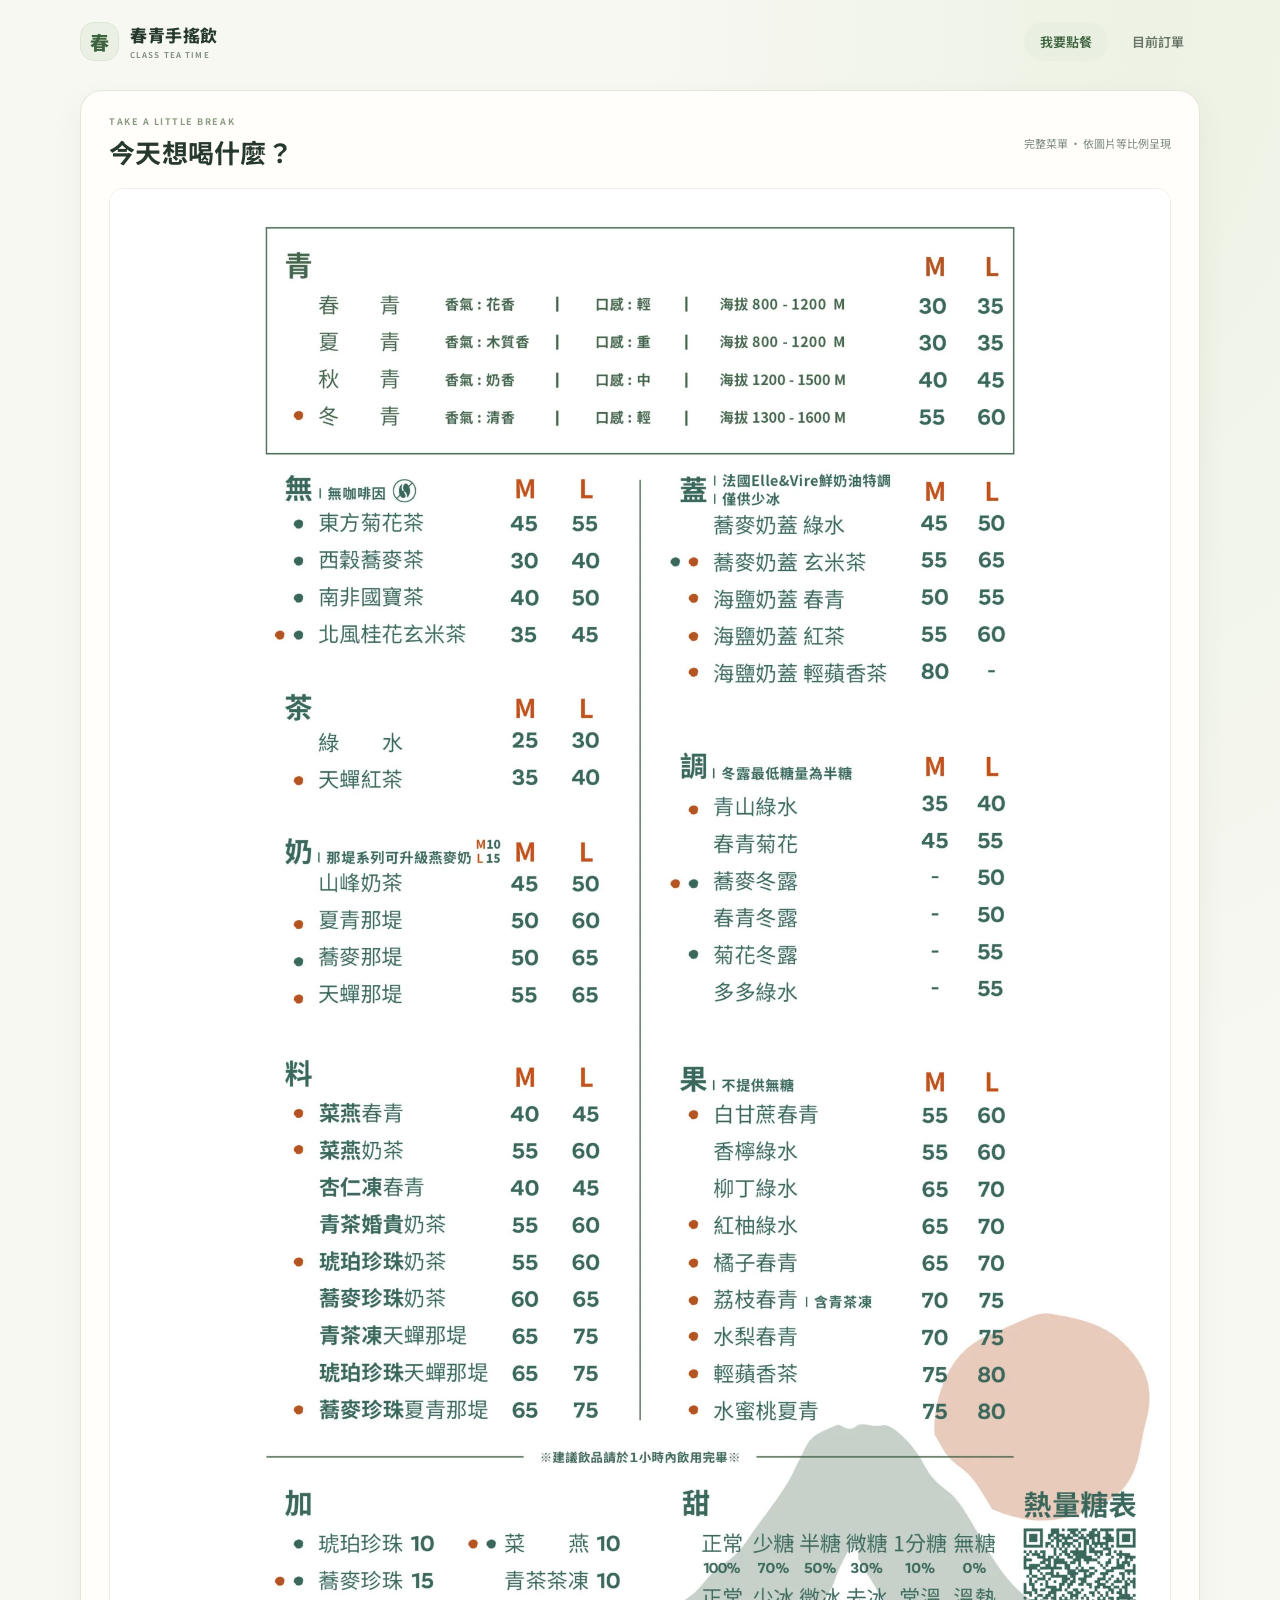
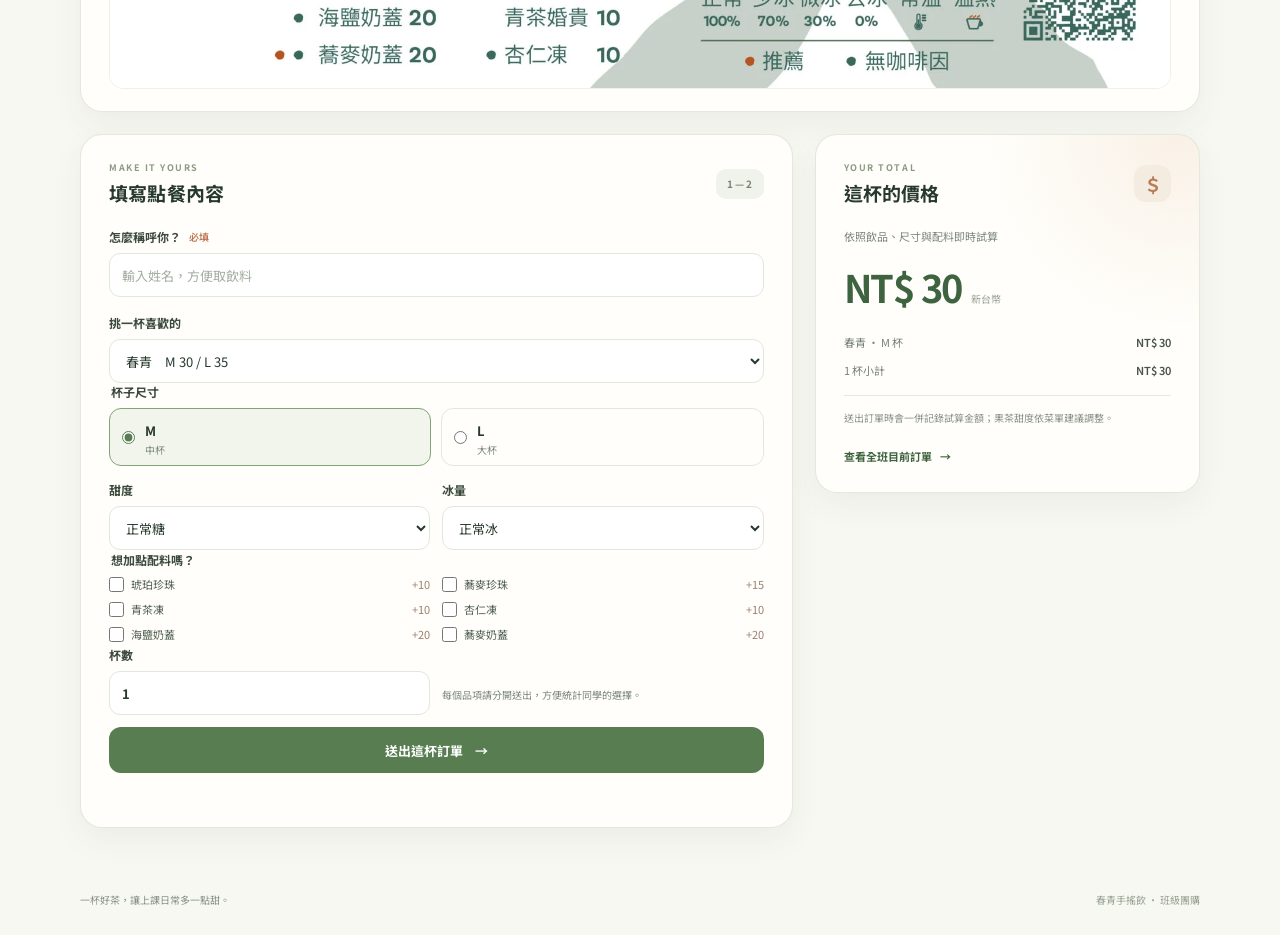
<file: index.html>
<!doctype html>
<html lang="zh-Hant">
  <head>
    <meta charset="utf-8">
    <meta name="viewport" content="width=device-width, initial-scale=1">
    <meta name="theme-color" content="#f4f7ed">
    <title>春青手搖飲｜班級一起點</title>
    <link rel="stylesheet" href="styles.css">
    <script src="config.js?v=20261019-1"></script>
    <script src="menu.js" defer></script>
    <script src="api.js" defer></script>
    <script src="order.js" defer></script>
  </head>
  <body>
    <header class="site-header">
      <a class="brand" href="index.html" aria-label="春青手搖飲首頁">
        <span class="brand-mark" aria-hidden="true">春</span>
        <span>春青手搖飲<small>CLASS TEA TIME</small></span>
      </a>
      <nav aria-label="主要導覽">
        <a class="nav-link nav-link-active" href="index.html" aria-current="page">我要點餐</a>
        <a class="nav-link" href="orders.html">目前訂單</a>
      </nav>
    </header>

    <main class="page-shell">
      <section class="menu-panel panel" aria-labelledby="menu-heading">
        <div class="section-heading">
          <div>
            <p class="eyebrow">TAKE A LITTLE BREAK</p>
            <h1 id="menu-heading">今天想喝什麼？</h1>
          </div>
          <span class="heading-note">完整菜單 · 依圖片等比例呈現</span>
        </div>
        <img class="menu-image" src="menu.jpg" alt="手搖飲完整菜單，包含飲品、尺寸價格與加料選項">
      </section>

      <div class="order-layout">
        <section class="form-panel panel" aria-labelledby="order-heading">
          <div class="section-heading compact-heading">
            <div>
              <p class="eyebrow">MAKE IT YOURS</p>
              <h2 id="order-heading">填寫點餐內容</h2>
            </div>
            <span class="step-badge">1 — 2</span>
          </div>

          <form id="order-form">
            <label class="field-label" for="customer-name">怎麼稱呼你？<span class="required-mark">必填</span></label>
            <input id="customer-name" name="name" type="text" maxlength="40" placeholder="輸入姓名，方便取飲料" autocomplete="name" required>

            <label class="field-label" for="drink-choice">挑一杯喜歡的</label>
            <select id="drink-choice" name="drinkId" required></select>

            <fieldset class="choice-fieldset">
              <legend class="field-label">杯子尺寸</legend>
              <div class="choice-row" id="size-choices">
                <label class="choice-card">
                  <input type="radio" name="size" value="M" checked>
                  <span><strong>M</strong><small>中杯</small></span>
                </label>
                <label class="choice-card">
                  <input type="radio" name="size" value="L">
                  <span><strong>L</strong><small>大杯</small></span>
                </label>
              </div>
            </fieldset>

            <div class="field-grid">
              <div>
                <label class="field-label" for="sugar-choice">甜度</label>
                <select id="sugar-choice" name="sugar">
                  <option>正常糖</option>
                  <option>少糖</option>
                  <option>半糖</option>
                  <option>微糖</option>
                  <option>一分糖</option>
                  <option>無糖</option>
                </select>
              </div>
              <div>
                <label class="field-label" for="ice-choice">冰量</label>
                <select id="ice-choice" name="ice">
                  <option>正常冰</option>
                  <option>少冰</option>
                  <option>微冰</option>
                  <option>去冰</option>
                  <option>溫飲</option>
                  <option>熱飲</option>
                </select>
              </div>
            </div>

            <fieldset class="choice-fieldset toppings-fieldset">
              <legend class="field-label">想加點配料嗎？</legend>
              <div id="topping-choices" class="topping-list"></div>
            </fieldset>

            <div class="field-grid quantity-row">
              <label class="field-label" for="quantity">杯數
                <input id="quantity" name="quantity" type="number" min="1" max="20" step="1" value="1" required>
              </label>
              <p class="order-hint">每個品項請分開送出，方便統計同學的選擇。</p>
            </div>

            <button class="submit-button" type="submit">送出這杯訂單 <span aria-hidden="true">→</span></button>
            <p id="form-message" class="form-message" role="status" aria-live="polite"></p>
          </form>
        </section>

        <aside class="price-panel panel" aria-labelledby="price-heading">
          <div class="section-heading compact-heading">
            <div>
              <p class="eyebrow">YOUR TOTAL</p>
              <h2 id="price-heading">這杯的價格</h2>
            </div>
            <span class="price-icon" aria-hidden="true">＄</span>
          </div>
          <p class="price-caption">依照飲品、尺寸與配料即時試算</p>
          <p class="total-price" aria-live="polite"><span id="total-price">NT$ 35</span><small>新台幣</small></p>
          <dl id="price-breakdown" class="price-breakdown"></dl>
          <div class="price-divider"></div>
          <p class="price-footnote">送出訂單時會一併記錄試算金額；果茶甜度依菜單建議調整。</p>
          <a class="text-link" href="orders.html">查看全班目前訂單 <span aria-hidden="true">→</span></a>
        </aside>
      </div>
    </main>

    <footer class="site-footer">一杯好茶，讓上課日常多一點甜。<span>春青手搖飲 · 班級團購</span></footer>
  </body>
</html>
</file>
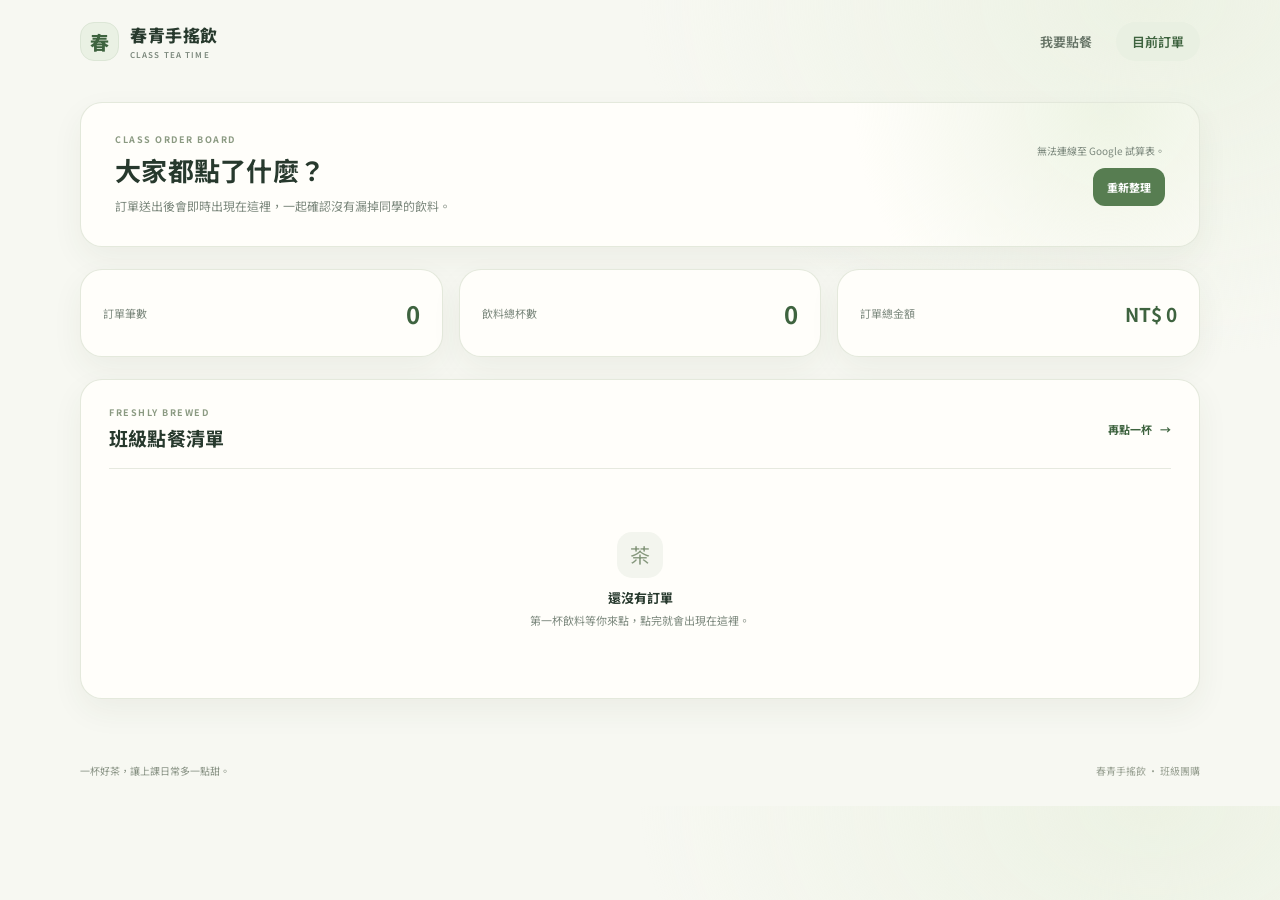
<file: orders.html>
<!doctype html>
<html lang="zh-Hant">
  <head>
    <meta charset="utf-8">
    <meta name="viewport" content="width=device-width, initial-scale=1">
    <meta name="theme-color" content="#f4f7ed">
    <title>目前訂單｜春青手搖飲</title>
    <link rel="stylesheet" href="styles.css">
    <script src="config.js?v=20261019-1"></script>
    <script src="api.js" defer></script>
    <script src="orders.js" defer></script>
  </head>
  <body>
    <header class="site-header">
      <a class="brand" href="index.html" aria-label="春青手搖飲首頁">
        <span class="brand-mark" aria-hidden="true">春</span>
        <span>春青手搖飲<small>CLASS TEA TIME</small></span>
      </a>
      <nav aria-label="主要導覽">
        <a class="nav-link" href="index.html">我要點餐</a>
        <a class="nav-link nav-link-active" href="orders.html" aria-current="page">目前訂單</a>
      </nav>
    </header>

    <main class="page-shell status-page">
      <section class="status-hero panel">
        <div>
          <p class="eyebrow">CLASS ORDER BOARD</p>
          <h1>大家都點了什麼？</h1>
          <p>訂單送出後會即時出現在這裡，一起確認沒有漏掉同學的飲料。</p>
        </div>
        <div class="status-actions">
          <span id="sync-status" class="sync-status" role="status">正在載入訂單…</span>
          <button id="refresh-orders" class="refresh-button" type="button">重新整理</button>
        </div>
      </section>

      <section class="summary-grid" aria-label="訂單統計">
        <article class="summary-card panel"><span>訂單筆數</span><strong id="order-count">0</strong></article>
        <article class="summary-card panel"><span>飲料總杯數</span><strong id="cup-count">0</strong></article>
        <article class="summary-card summary-card-total panel"><span>訂單總金額</span><strong id="order-total">NT$ 0</strong></article>
      </section>

      <section class="orders-panel panel" aria-labelledby="orders-heading">
        <div class="section-heading">
          <div>
            <p class="eyebrow">FRESHLY BREWED</p>
            <h2 id="orders-heading">班級點餐清單</h2>
          </div>
          <a class="text-link" href="index.html">再點一杯 <span aria-hidden="true">→</span></a>
        </div>
        <div id="orders-list" class="orders-list" aria-live="polite"></div>
      </section>
    </main>

    <footer class="site-footer">一杯好茶，讓上課日常多一點甜。<span>春青手搖飲 · 班級團購</span></footer>
  </body>
</html>
</file>
<file: styles.css>
@import url("https://fonts.googleapis.com/css2?family=Noto+Sans+TC:wght@400;500;600;700;800&display=swap");

:root {
  color-scheme: light;
  --ink: #27392d;
  --muted: #7c887d;
  --green: #577d51;
  --green-dark: #3e633f;
  --green-soft: #edf3e8;
  --cream: #f7f8f2;
  --paper: #fffefa;
  --line: #e6e9df;
  --peach: #e8a77f;
  --shadow: 0 12px 32px rgb(48 66 42 / 6%);
  font-family: "Noto Sans TC", "Microsoft JhengHei", sans-serif;
  font-synthesis: none;
  text-rendering: optimizeLegibility;
}

* {
  box-sizing: border-box;
}

body {
  min-width: 320px;
  margin: 0;
  background:
    radial-gradient(ellipse at 90% 0%, rgb(233 240 223 / 75%), transparent 32rem),
    var(--cream);
  color: var(--ink);
}

button,
input,
select {
  font: inherit;
}

a {
  color: inherit;
}

.site-header {
  display: flex;
  align-items: center;
  justify-content: space-between;
  width: min(1120px, calc(100% - 40px));
  min-height: 82px;
  margin: 0 auto;
}

.brand {
  display: inline-flex;
  align-items: center;
  gap: 11px;
  color: var(--ink);
  font-size: 17px;
  font-weight: 800;
  letter-spacing: 0.03em;
  text-decoration: none;
}

.brand-mark {
  display: grid;
  width: 39px;
  height: 39px;
  place-items: center;
  border: 1px solid #dce6d6;
  border-radius: 14px;
  background: #eaf1e4;
  color: var(--green-dark);
  font-size: 19px;
}

.brand small {
  display: block;
  margin-top: 2px;
  color: var(--muted);
  font-size: 8px;
  font-weight: 600;
  letter-spacing: 0.14em;
}

.site-header nav {
  display: flex;
  align-items: center;
  gap: 8px;
}

.nav-link {
  padding: 10px 16px;
  border-radius: 99px;
  color: #677467;
  font-size: 13px;
  font-weight: 600;
  text-decoration: none;
  transition: background 160ms ease, color 160ms ease;
}

.nav-link:hover,
.nav-link-active {
  background: #e9f0e2;
  color: var(--green-dark);
}

.page-shell {
  display: grid;
  gap: 22px;
  width: min(1120px, calc(100% - 40px));
  margin: 8px auto 64px;
}

.panel {
  border: 1px solid rgb(224 229 216 / 85%);
  border-radius: 22px;
  background: var(--paper);
  box-shadow: var(--shadow);
}

.menu-panel {
  padding: 24px 28px 22px;
}

.section-heading {
  display: flex;
  align-items: center;
  justify-content: space-between;
  gap: 18px;
  margin-bottom: 18px;
}

.eyebrow {
  margin: 0 0 5px;
  color: #8b9a82;
  font-size: 9px;
  font-weight: 700;
  letter-spacing: 0.17em;
}

h1,
h2,
p {
  margin-top: 0;
}

h1,
h2 {
  margin-bottom: 0;
  color: var(--ink);
  font-weight: 700;
  letter-spacing: 0.01em;
}

h1 {
  font-size: clamp(20px, 3vw, 26px);
}

h2 {
  font-size: 19px;
}

.heading-note,
.step-badge {
  color: var(--muted);
  font-size: 11px;
}

.menu-image {
  display: block;
  width: 100%;
  height: auto;
  border: 1px solid #f0f0e8;
  border-radius: 14px;
  background: #fff;
}

.order-layout {
  display: grid;
  grid-template-columns: minmax(0, 1.48fr) minmax(270px, 0.8fr);
  align-items: start;
  gap: 22px;
}

.form-panel,
.price-panel,
.orders-panel {
  padding: 26px 28px;
}

.compact-heading {
  margin-bottom: 22px;
}

.step-badge {
  display: grid;
  width: 48px;
  height: 30px;
  place-items: center;
  border-radius: 10px;
  background: #f0f3eb;
  color: #778570;
  font-size: 10px;
  font-weight: 700;
}

.field-label {
  display: flex;
  align-items: center;
  gap: 8px;
  margin: 17px 0 8px;
  color: #3c4a3e;
  font-size: 12px;
  font-weight: 700;
}

.required-mark {
  color: #bd7754;
  font-size: 10px;
  font-weight: 600;
}

input[type="text"],
input[type="number"],
select {
  width: 100%;
  min-height: 44px;
  padding: 10px 12px;
  border: 1px solid #e2e7dd;
  border-radius: 11px;
  outline: 0;
  background: #fff;
  color: var(--ink);
  font-size: 13px;
  transition: border-color 150ms ease, box-shadow 150ms ease;
}

input::placeholder {
  color: #a5ada2;
}

input[type="text"]:focus,
input[type="number"]:focus,
select:focus {
  border-color: #92ad86;
  box-shadow: 0 0 0 3px rgb(122 155 107 / 14%);
}

.choice-fieldset {
  min-width: 0;
  margin: 0;
  padding: 0;
  border: 0;
}

.choice-row {
  display: grid;
  grid-template-columns: repeat(2, minmax(0, 1fr));
  gap: 10px;
}

.choice-card {
  position: relative;
  display: flex;
  align-items: center;
  min-height: 54px;
  padding: 8px 12px;
  border: 1px solid #e3e8de;
  border-radius: 12px;
  cursor: pointer;
  transition: border-color 150ms ease, background 150ms ease;
}

.choice-card:has(input:checked) {
  border-color: #83a379;
  background: #f1f5ec;
}

.choice-card input {
  margin: 0 10px 0 0;
  accent-color: var(--green);
}

.choice-card span,
.choice-card small {
  display: block;
}

.choice-card strong {
  font-size: 13px;
}

.choice-card small {
  margin-top: 1px;
  color: var(--muted);
  font-size: 10px;
}

.field-grid {
  display: grid;
  grid-template-columns: repeat(2, minmax(0, 1fr));
  gap: 12px;
}

.field-grid > div .field-label {
  margin-top: 15px;
}

.toppings-fieldset {
  margin-top: 1px;
}

.topping-list {
  display: grid;
  grid-template-columns: repeat(2, minmax(0, 1fr));
  gap: 9px 12px;
}

.topping-option {
  display: flex;
  align-items: center;
  gap: 7px;
  min-width: 0;
  color: #536154;
  font-size: 11px;
  cursor: pointer;
}

.topping-option input {
  flex: 0 0 auto;
  width: 15px;
  height: 15px;
  margin: 0;
  accent-color: var(--green);
}

.topping-price {
  margin-left: auto;
  color: #9a806f;
  white-space: nowrap;
}

.quantity-row {
  align-items: end;
  margin-top: 4px;
}

.quantity-row .field-label {
  display: block;
  margin: 0;
}

.quantity-row input {
  display: block;
  margin-top: 8px;
}

.order-hint {
  margin: 0 0 12px;
  color: var(--muted);
  font-size: 10px;
  line-height: 1.7;
}

.submit-button,
.refresh-button {
  display: inline-flex;
  align-items: center;
  justify-content: center;
  gap: 12px;
  min-height: 46px;
  border: 0;
  border-radius: 12px;
  background: var(--green);
  color: #fff;
  font-size: 13px;
  font-weight: 700;
  cursor: pointer;
  transition: background 150ms ease, transform 150ms ease;
}

.submit-button {
  width: 100%;
  margin-top: 12px;
}

.submit-button:hover,
.refresh-button:hover {
  background: var(--green-dark);
}

.submit-button:active,
.refresh-button:active {
  transform: translateY(1px);
}

.submit-button:disabled {
  opacity: 0.65;
  cursor: wait;
}

.form-message {
  min-height: 18px;
  margin: 10px 2px 0;
  color: #537b4d;
  font-size: 11px;
  line-height: 1.6;
}

.form-message.is-error {
  color: #a74f42;
}

.price-panel {
  position: sticky;
  top: 18px;
  background:
    radial-gradient(circle at 95% 0%, rgb(241 224 204 / 43%), transparent 12rem),
    var(--paper);
}

.price-icon {
  display: grid;
  width: 37px;
  height: 37px;
  place-items: center;
  border-radius: 12px;
  background: #f5ece1;
  color: #b67d57;
  font-size: 18px;
  font-weight: 700;
}

.price-caption {
  margin: 0;
  color: var(--muted);
  font-size: 11px;
}

.total-price {
  display: flex;
  align-items: baseline;
  gap: 9px;
  margin: 15px 0 20px;
}

.total-price span {
  color: var(--green-dark);
  font-size: clamp(30px, 4vw, 38px);
  font-weight: 700;
  letter-spacing: -0.04em;
}

.total-price small {
  color: #9aa298;
  font-size: 10px;
}

.price-breakdown {
  display: grid;
  gap: 12px;
  margin: 0;
}

.price-breakdown div {
  display: flex;
  justify-content: space-between;
  gap: 16px;
  color: #768176;
  font-size: 11px;
}

.price-breakdown dt,
.price-breakdown dd {
  margin: 0;
}

.price-breakdown dd {
  color: #475448;
  font-weight: 600;
  text-align: right;
}

.price-divider {
  height: 1px;
  margin: 17px 0 13px;
  background: var(--line);
}

.price-footnote {
  margin: 0;
  color: #899288;
  font-size: 10px;
  line-height: 1.8;
}

.text-link {
  display: inline-flex;
  align-items: center;
  gap: 8px;
  margin-top: 21px;
  color: var(--green-dark);
  font-size: 11px;
  font-weight: 700;
  text-decoration: none;
}

.text-link:hover {
  color: #8c6e46;
}

.site-footer {
  display: flex;
  justify-content: space-between;
  width: min(1120px, calc(100% - 40px));
  margin: 0 auto;
  padding: 0 0 28px;
  color: #879183;
  font-size: 10px;
}

.site-footer span {
  color: #9aa294;
}

.status-page {
  margin-top: 20px;
}

.status-hero {
  display: flex;
  align-items: center;
  justify-content: space-between;
  gap: 24px;
  padding: 30px 34px;
  background:
    radial-gradient(circle at 92% 0%, rgb(232 240 221 / 75%), transparent 16rem),
    var(--paper);
}

.status-hero h1 {
  margin-bottom: 8px;
}

.status-hero > div:first-child > p:last-child {
  margin-bottom: 0;
  color: var(--muted);
  font-size: 12px;
  line-height: 1.7;
}

.status-actions {
  display: flex;
  flex-direction: column;
  align-items: flex-end;
  gap: 10px;
}

.sync-status {
  color: #7c887d;
  font-size: 10px;
}

.refresh-button {
  min-height: 38px;
  padding: 0 14px;
  font-size: 11px;
}

.summary-grid {
  display: grid;
  grid-template-columns: repeat(3, minmax(0, 1fr));
  gap: 16px;
}

.summary-card {
  display: flex;
  align-items: center;
  justify-content: space-between;
  gap: 14px;
  min-height: 88px;
  padding: 18px 22px;
}

.summary-card > span {
  color: var(--muted);
  font-size: 11px;
}

.summary-card strong {
  color: var(--green-dark);
  font-size: 24px;
  font-weight: 700;
}

.summary-card-total strong {
  font-size: 19px;
}

.orders-panel {
  min-height: 280px;
}

.orders-panel > .section-heading {
  padding-bottom: 17px;
  border-bottom: 1px solid var(--line);
}

.orders-panel > .section-heading .text-link {
  margin-top: 0;
}

.orders-list {
  display: grid;
  gap: 10px;
}

.order-row {
  display: grid;
  grid-template-columns: minmax(105px, 0.8fr) minmax(0, 1.5fr) minmax(95px, 0.7fr) auto;
  align-items: center;
  gap: 16px;
  padding: 15px 12px;
  border-bottom: 1px solid #eff0e9;
}

.order-row:last-child {
  border-bottom: 0;
}

.order-person {
  display: flex;
  align-items: center;
  gap: 9px;
  min-width: 0;
}

.person-avatar {
  display: grid;
  width: 33px;
  height: 33px;
  flex: 0 0 auto;
  place-items: center;
  border-radius: 12px;
  background: #edf2e8;
  color: #5d7a55;
  font-size: 13px;
  font-weight: 700;
}

.person-name {
  overflow: hidden;
  font-size: 12px;
  font-weight: 700;
  text-overflow: ellipsis;
  white-space: nowrap;
}

.order-drink strong,
.order-drink span {
  display: block;
}

.order-drink strong {
  font-size: 12px;
  font-weight: 600;
}

.order-drink span {
  margin-top: 4px;
  color: var(--muted);
  font-size: 10px;
}

.order-quantity {
  color: #6d786d;
  font-size: 11px;
}

.order-price {
  color: var(--green-dark);
  font-size: 13px;
  font-weight: 700;
  text-align: right;
  white-space: nowrap;
}

.empty-state {
  display: grid;
  min-height: 185px;
  place-content: center;
  justify-items: center;
  text-align: center;
}

.empty-state-mark {
  display: grid;
  width: 46px;
  height: 46px;
  margin-bottom: 10px;
  place-items: center;
  border-radius: 15px;
  background: #f3f5ee;
  color: #84967b;
  font-size: 20px;
}

.empty-state strong {
  font-size: 13px;
}

.empty-state p {
  margin: 5px 0 0;
  color: var(--muted);
  font-size: 11px;
}

@media (max-width: 760px) {
  .site-header,
  .page-shell,
  .site-footer {
    width: min(100% - 28px, 560px);
  }

  .site-header {
    min-height: 70px;
  }

  .site-header nav {
    gap: 0;
  }

  .nav-link {
    padding: 9px 11px;
    font-size: 11px;
  }

  .page-shell {
    gap: 15px;
    margin-top: 5px;
    margin-bottom: 40px;
  }

  .menu-panel,
  .form-panel,
  .price-panel,
  .orders-panel {
    padding: 20px;
    border-radius: 18px;
  }

  .menu-image {
    max-height: none;
  }

  .order-layout {
    grid-template-columns: 1fr;
    gap: 15px;
  }

  .price-panel {
    position: static;
  }

  .status-page {
    margin-top: 10px;
  }

  .status-hero {
    align-items: flex-start;
    padding: 22px;
  }

  .status-actions {
    flex: 0 0 auto;
  }

  .summary-grid {
    gap: 8px;
  }

  .summary-card {
    min-height: 78px;
    flex-direction: column;
    align-items: flex-start;
    justify-content: center;
    gap: 5px;
    padding: 12px;
  }

  .summary-card > span {
    font-size: 9px;
  }

  .summary-card strong {
    font-size: 20px;
  }

  .summary-card-total strong {
    font-size: 16px;
  }

  .order-row {
    grid-template-columns: minmax(90px, 0.8fr) minmax(0, 1.4fr) auto;
    gap: 9px;
    padding: 13px 0;
  }

  .order-quantity {
    display: none;
  }

  .site-footer {
    flex-direction: column;
    gap: 5px;
  }
}

@media (max-width: 440px) {
  .brand {
    gap: 7px;
    font-size: 14px;
  }

  .brand-mark {
    width: 34px;
    height: 34px;
  }

  .nav-link {
    padding-inline: 8px;
    font-size: 10px;
  }

  .heading-note {
    max-width: 110px;
    font-size: 9px;
    text-align: right;
  }

  .status-hero {
    flex-direction: column;
    gap: 16px;
  }

  .status-actions {
    width: 100%;
    flex-direction: row;
    align-items: center;
    justify-content: space-between;
  }
}
</file>
